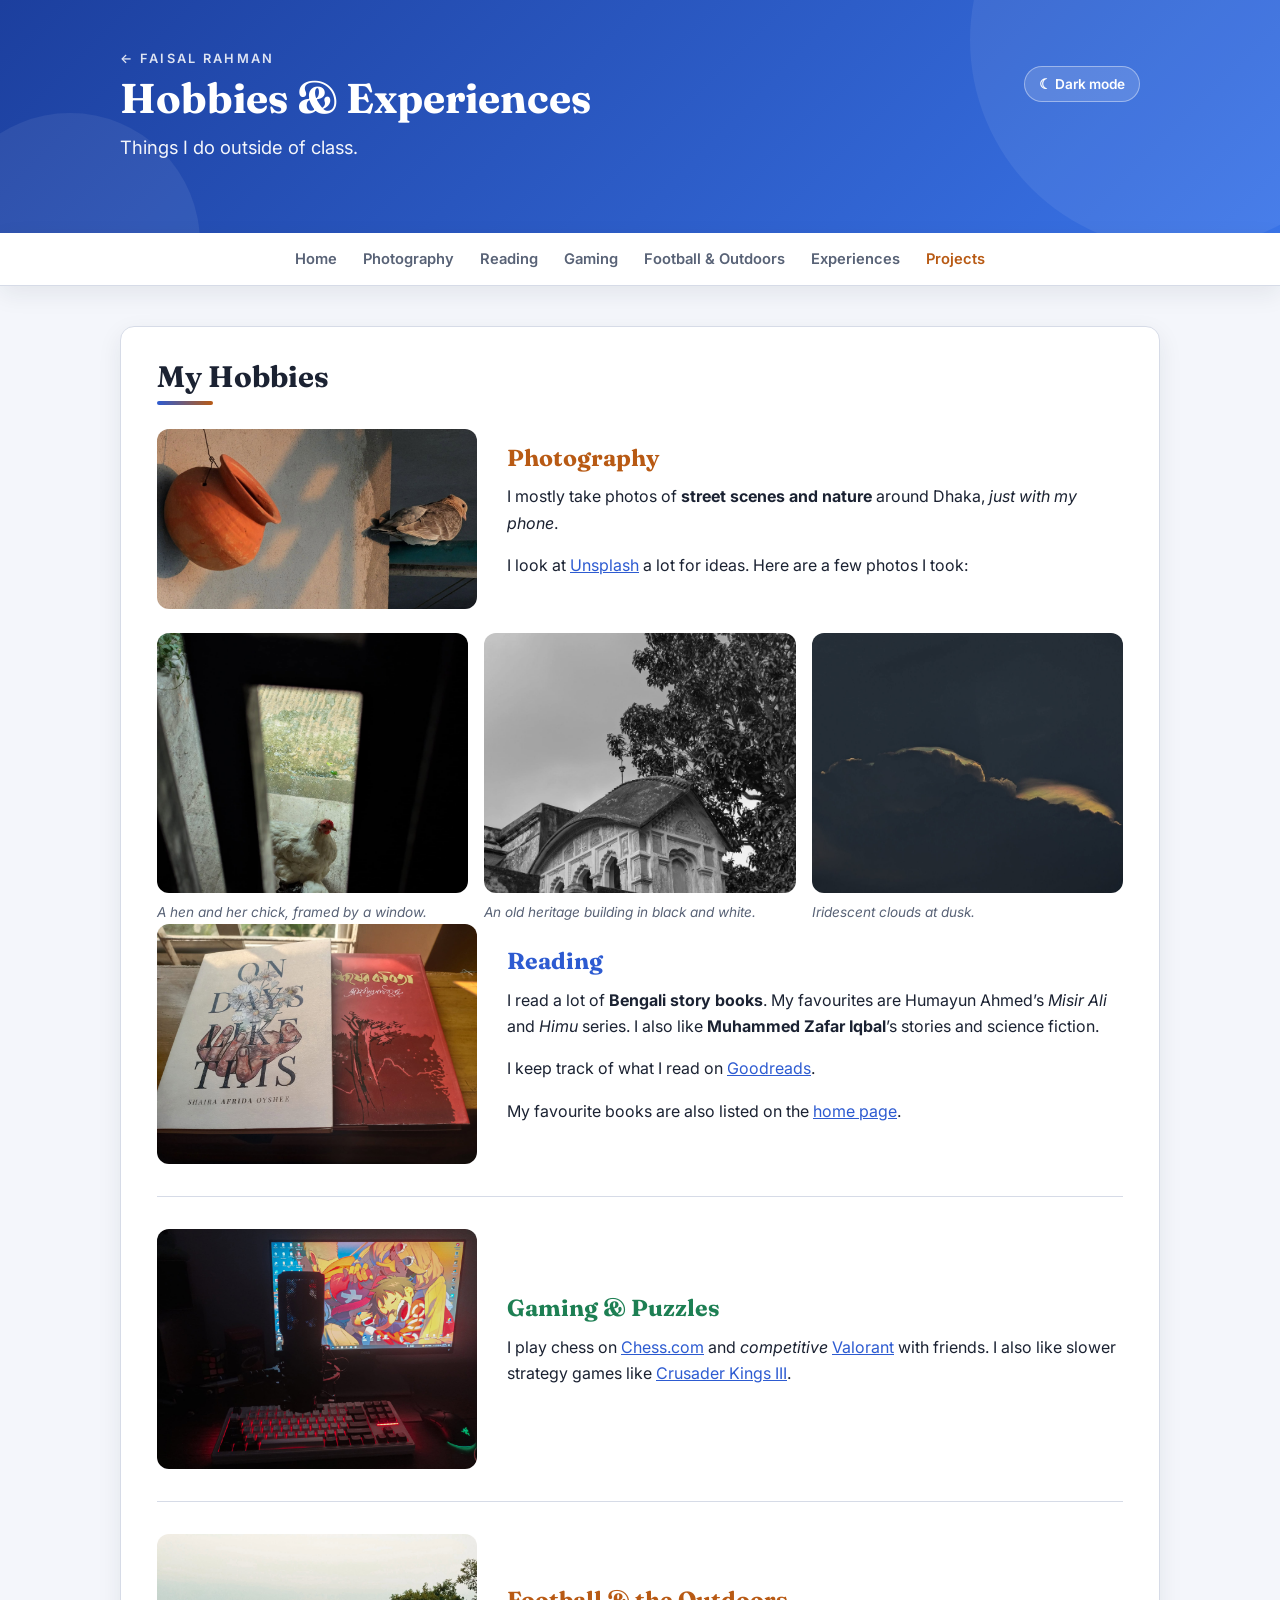
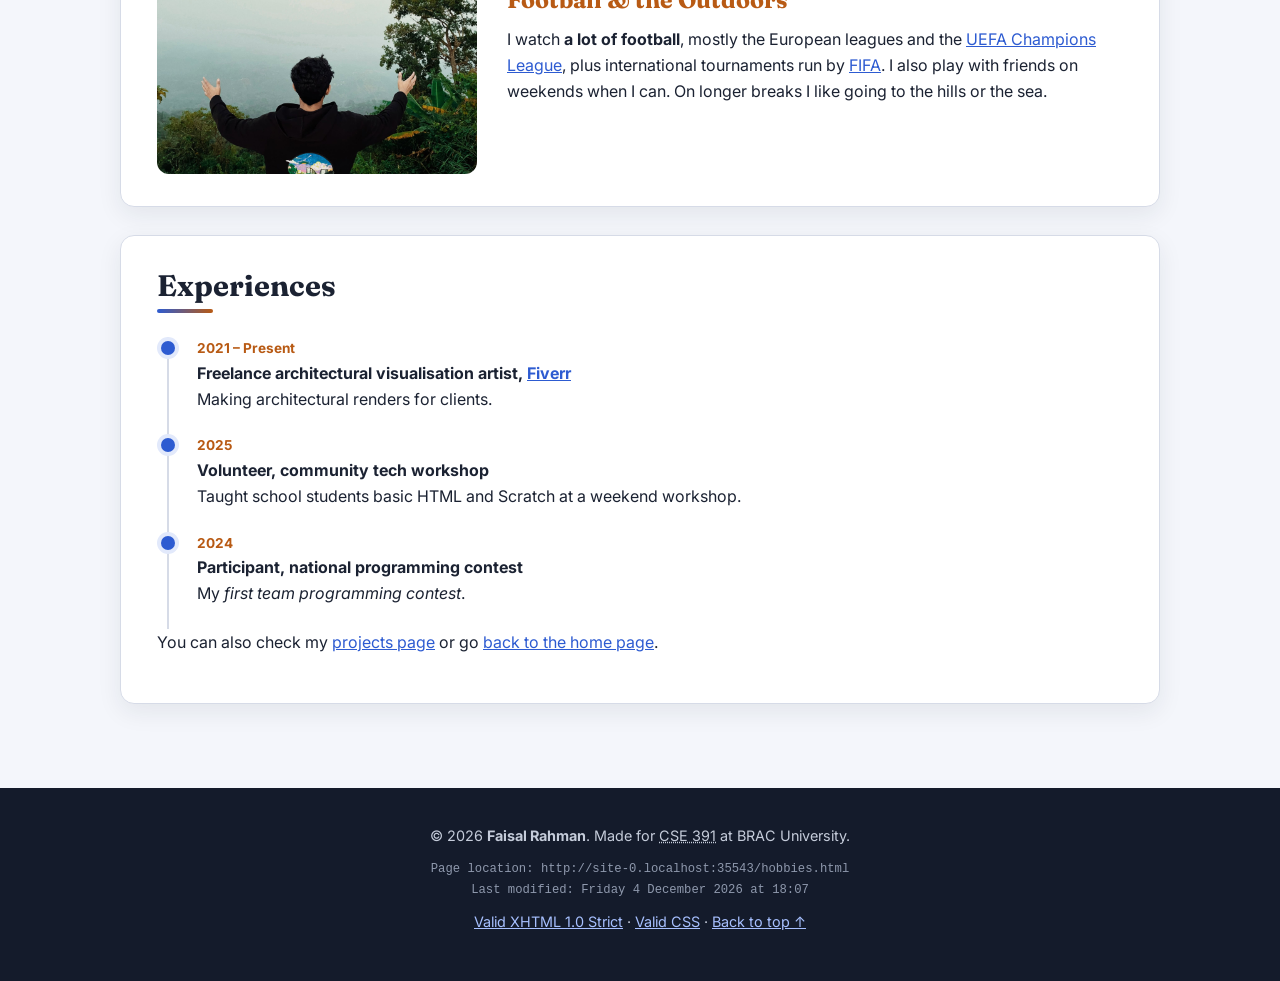
<file: hobbies.html>
<!DOCTYPE html PUBLIC "-//W3C//DTD XHTML 1.0 Strict//EN" "http://www.w3.org/TR/xhtml1/DTD/xhtml1-strict.dtd">
<html xmlns="http://www.w3.org/1999/xhtml" xml:lang="en" lang="en">
<head>
  <meta http-equiv="Content-Type" content="text/html; charset=utf-8" />
  <meta name="viewport" content="width=device-width, initial-scale=1.0" />
  <meta name="description" content="Hobbies and experiences of Faisal Rahman: photography, reading, gaming, football and club activities." />
  <meta name="author" content="Faisal Rahman" />
  <title>Hobbies &amp; Experiences | Faisal Rahman</title>
  <link rel="stylesheet" type="text/css" href="https://fonts.googleapis.com/css2?family=Fraunces:wght@600;700&amp;family=Inter:wght@400;500;600;700&amp;display=swap" />
  <link rel="stylesheet" type="text/css" href="css/style.css" />
  <style type="text/css">
    .hobby h3 { font-size: 1.45em; }
  </style>
</head>

<body>
<div id="wrapper">

  <input type="checkbox" id="theme-toggle" class="theme-checkbox" title="Toggle dark mode" />

  <div id="page">

    <!-- Header -->
    <div id="header" class="compact">
      <div class="header-inner">
        <div class="header-text">
          <p class="eyebrow"><a href="index.html">&#8592; Faisal Rahman</a></p>
          <h1>Hobbies &amp; Experiences</h1>
          <p class="tagline">Things I do outside of class.</p>
        </div>
        <label for="theme-toggle" class="theme-label">
          <span class="to-dark">&#9790; Dark mode</span>
          <span class="to-light">&#9728; Light mode</span>
        </label>
      </div>
    </div>

    <!-- Navigation -->
    <div id="nav">
      <ul class="nav-list">
        <li><a href="index.html">Home</a></li>
        <li><a href="#photography">Photography</a></li>
        <li><a href="#reading">Reading</a></li>
        <li><a href="#gaming">Gaming</a></li>
        <li><a href="#outdoors">Football &amp; Outdoors</a></li>
        <li><a href="#experiences">Experiences</a></li>
        <li class="nav-page"><a href="projects.html">Projects</a></li>
      </ul>
    </div>

    <!-- Main content -->
    <div id="content">

      <div class="section" id="hobbies">
        <h2>My Hobbies</h2>

        <div class="hobby" id="photography">
          <div class="figure">
            <div class="figure-img">
              <img src="images/photo-pot-and-dove.jpg" alt="Evening light on a hanging clay pot and a dove resting on a beam" width="640" height="360" />
            </div>
          </div>
          <div>
            <h3 class="text-warm">Photography</h3>
            <p>I mostly take photos of <strong>street scenes and nature</strong> around Dhaka, <em>just with my phone</em>.</p>
            <p>I look at <a href="https://unsplash.com/">Unsplash</a> a lot for ideas. Here are a few photos I took:</p>
          </div>
        </div>
        <div class="gallery">
          <div class="figure">
            <div class="figure-img">
              <img src="images/photo-hen-window.jpg" alt="A white hen and her chick seen through a narrow window" width="400" height="504" />
            </div>
            <p class="figure-caption">A hen and her chick, framed by a window.</p>
          </div>
          <div class="figure">
            <div class="figure-img">
              <img src="images/photo-heritage-building.jpg" alt="Black and white photo of an old heritage building beside a mango tree" width="400" height="531" />
            </div>
            <p class="figure-caption">An old heritage building in black and white.</p>
          </div>
          <div class="figure">
            <div class="figure-img">
              <img src="images/photo-iridescent-clouds.jpg" alt="Iridescent rainbow colours along the edge of dark clouds" width="400" height="357" />
            </div>
            <p class="figure-caption">Iridescent clouds at dusk.</p>
          </div>
        </div>

        <div class="hobby" id="reading">
          <div class="figure">
            <div class="figure-img">
              <img src="images/books.jpg" alt="Two books on a sunny windowsill: On Days Like This and Shesher Kobita" width="640" height="480" />
            </div>
          </div>
          <div>
            <h3 class="text-accent">Reading</h3>
            <p>I read a lot of <strong>Bengali story books</strong>. My favourites are Humayun Ahmed&#8217;s <em>Misir Ali</em> and <em>Himu</em> series. I also like <strong>Muhammed Zafar Iqbal</strong>&#8217;s stories and science fiction.</p>
            <p>I keep track of what I read on <a href="https://www.goodreads.com/">Goodreads</a>.</p>
            <p>My favourite books are also listed on the <a href="index.html#favorites">home page</a>.</p>
          </div>
        </div>

        <div class="hobby" id="gaming">
          <div class="figure">
            <div class="figure-img">
              <img src="images/gaming-setup.jpg" alt="My gaming desk with a monitor, microphone, backlit keyboard and mouse" width="640" height="480" />
            </div>
          </div>
          <div>
            <h3 class="text-green">Gaming &amp; Puzzles</h3>
            <p>I play chess on <a href="https://www.chess.com/">Chess.com</a> and <i>competitive</i> <a href="https://playvalorant.com/">Valorant</a> with friends. I also like slower strategy games like <a href="https://www.crusaderkings.com/">Crusader Kings III</a>.</p>
          </div>
        </div>

        <div class="hobby" id="outdoors">
          <div class="figure">
            <div class="figure-img">
              <img src="images/football-outdoors.jpg" alt="Me with arms spread wide on a misty hilltop surrounded by trees" width="640" height="480" />
            </div>
          </div>
          <div>
            <h3 class="text-warm">Football &amp; the Outdoors</h3>
            <p>I watch <strong>a lot of football</strong>, mostly the European leagues and the <a href="https://www.uefa.com/uefachampionsleague/">UEFA Champions League</a>, plus international tournaments run by <a href="https://www.fifa.com/">FIFA</a>. I also play with friends on weekends when I can. On longer breaks I like going to the hills or the sea.</p>
          </div>
        </div>
      </div>

      <div class="section" id="experiences">
        <h2>Experiences</h2>
        <ul class="timeline">
          <li>
            <span class="when">2021 &#8211; Present</span>
            <strong>Freelance architectural visualisation artist, <a href="https://www.fiverr.com/">Fiverr</a></strong><br />
            Making architectural renders for clients.
          </li>
          <li>
            <span class="when">2025</span>
            <strong>Volunteer, community tech workshop</strong><br />
            Taught school students basic HTML and Scratch at a weekend workshop.
          </li>
          <li>
            <span class="when">2024</span>
            <strong>Participant, national programming contest</strong><br />
            My <em>first team programming contest</em>.
          </li>
        </ul>
        <p>You can also check my <a href="projects.html">projects page</a> or go <a href="index.html">back to the home page</a>.</p>
      </div>

    </div>

    <!-- Footer -->
    <div id="footer">
      <p>&#169; 2026 <strong>Faisal Rahman</strong>. Made for <abbr title="Programming for the Internet">CSE 391</abbr> at BRAC University.</p>
      <p class="page-meta">
        Page location: <span id="page-location">enable JavaScript to see this</span><br />
        Last modified: <span id="last-modified">enable JavaScript to see this</span>
      </p>
      <p>
        <a href="https://validator.w3.org/check?uri=referer">Valid XHTML 1.0 Strict</a> &#183;
        <a href="https://jigsaw.w3.org/css-validator/check/referer">Valid CSS</a> &#183;
        <a href="#header">Back to top &#8593;</a>
      </p>
    </div>

  </div>
</div>

<script type="text/javascript" src="js/script.js"></script>
</body>
</html>
</file>
<file: css/style.css>
/* CSE 391 - Assignment 1 - main stylesheet */

/* Colours (light theme) */
#page {
  --bg: #f4f6fb;
  --surface: #ffffff;
  --surface-alt: #eef2fa;
  --text: #1b2232;
  --muted: #586276;
  --accent: #2d5bd1;
  --accent-strong: #1c429f;
  --accent-soft: #e2e9fb;
  --on-accent: #ffffff;
  --warm: #b85a14;
  --green: #1d7f53;
  --border: #d6dbe7;
  --stripe: #f2f5fc;
  --row-hover: #fff0dc;
  --table-head: #1f3f94;
  --table-subhead: #2d5bd1;
  --header-from: #1c3f9e;
  --header-to: #3a74e8;
  --footer-bg: #141b2b;
  --error: #c0392b;
  --shadow: 0 8px 24px rgba(27, 34, 50, 0.08);
}

/* Dark theme, used when the checkbox is ticked */
#theme-toggle:checked ~ #page {
  --bg: #0e131c;
  --surface: #161d29;
  --surface-alt: #1d2534;
  --text: #e6e9f0;
  --muted: #9ba5b9;
  --accent: #86a9ff;
  --accent-strong: #b4c9ff;
  --accent-soft: #222f4a;
  --on-accent: #0e131c;
  --warm: #f2a65e;
  --green: #5fd19c;
  --border: #2b3547;
  --stripe: #1a2230;
  --row-hover: #33291d;
  --table-head: #2a3d6b;
  --table-subhead: #3a5590;
  --header-from: #0f1e45;
  --header-to: #23408a;
  --footer-bg: #080c13;
  --error: #ff8a7a;
  --shadow: 0 8px 24px rgba(0, 0, 0, 0.4);
}

/* Base */
html {
  scroll-behavior: smooth;
}

body {
  margin: 0;
  background-color: #f4f6fb;
  font-family: "Inter", "Segoe UI", Arial, sans-serif;
  font-size: 16px;
  line-height: 1.65;
}

#page {
  min-height: 100vh;
  background-color: var(--bg);
  color: var(--text);
  transition: background-color 0.35s ease, color 0.35s ease;
}

h1, h2, h3 {
  font-family: "Fraunces", Georgia, "Times New Roman", serif;
  line-height: 1.2;
  margin: 0 0 0.5em;
}

h2 {
  font-size: 1.85em;
}

h3 {
  font-size: 1.2em;
}

p {
  margin: 0 0 1em;
}

a {
  color: var(--accent);
  transition: color 0.2s ease;
}

a:hover {
  color: var(--warm);
}

img {
  max-width: 100%;
}

/* Text helpers */
.text-accent { color: var(--accent); }
.text-warm { color: var(--warm); }
.text-green { color: var(--green); }
.text-muted { color: var(--muted); }
.text-small { font-size: 0.85em; color: var(--muted); }
.lead { font-size: 1.15em; }

/* Theme toggle */
.theme-checkbox {
  position: absolute;
  top: 0;
  left: 0;
  width: 1px;
  height: 1px;
  margin: 0;
  opacity: 0;
}

.theme-label {
  position: absolute;
  top: 18px;
  right: 20px;
  z-index: 2;
  padding: 6px 14px;
  border: 1px solid rgba(255, 255, 255, 0.4);
  border-radius: 999px;
  background-color: rgba(255, 255, 255, 0.14);
  color: #ffffff;
  font-size: 0.85em;
  font-weight: 600;
  cursor: pointer;
  transition: background-color 0.2s ease, transform 0.2s ease;
}

.theme-label:hover {
  background-color: rgba(255, 255, 255, 0.28);
  transform: translateY(-1px);
}

#theme-toggle:focus ~ #page .theme-label {
  outline: 3px solid #f2a65e;
  outline-offset: 2px;
}

.to-light { display: none; }
#theme-toggle:checked ~ #page .to-dark { display: none; }
#theme-toggle:checked ~ #page .to-light { display: inline; }

/* Header */
#header {
  position: relative;
  overflow: hidden;
  padding: 64px 24px 68px;
  background: linear-gradient(135deg, var(--header-from), var(--header-to));
  color: #ffffff;
}

/* background circles */
#header::before,
#header::after {
  content: "";
  position: absolute;
  border-radius: 50%;
  background-color: rgba(255, 255, 255, 0.07);
  animation: drift 16s ease-in-out infinite alternate;
}

#header::before {
  width: 420px;
  height: 420px;
  top: -170px;
  right: -110px;
}

#header::after {
  width: 260px;
  height: 260px;
  bottom: -140px;
  left: -60px;
  animation-duration: 12s;
}

.header-inner {
  position: relative;
  z-index: 1;
  max-width: 1040px;
  margin: 0 auto;
  display: flex;
  align-items: center;
  gap: 44px;
}

.photo-frame {
  flex-shrink: 0;
  transition: transform 0.3s ease;
}

.photo-frame:hover {
  transform: scale(1.04) rotate(-2deg);
}

.profile-photo {
  display: block;
  width: 220px;
  height: 220px;
  border: 5px solid rgba(255, 255, 255, 0.85);
  border-radius: 50%;
  object-fit: cover;
  object-position: 50% 25%;
  box-shadow: 0 14px 34px rgba(0, 0, 0, 0.3);
  animation: float 6s ease-in-out infinite;
}

.eyebrow {
  margin-bottom: 0.4em;
  font-size: 0.8em;
  font-weight: 600;
  letter-spacing: 0.18em;
  text-transform: uppercase;
  opacity: 0.85;
}

.eyebrow a {
  color: #ffffff;
  text-decoration: none;
}

.eyebrow a:hover {
  color: #ffd9b3;
}

#header h1 {
  margin-bottom: 0.2em;
  font-size: 3.4em;
  color: #ffffff;
  animation: fadeUp 0.8s ease both;
}

.tagline {
  max-width: 560px;
  font-size: 1.15em;
  opacity: 0.95;
}

.header-actions {
  margin: 1.6em 0 0;
}

/* Smaller header for the other pages */
#header.compact {
  padding: 48px 24px 52px;
}

#header.compact h1 {
  font-size: 2.6em;
}

/* Buttons */
.btn {
  display: inline-block;
  margin: 0 8px 8px 0;
  padding: 11px 22px;
  border: 2px solid #ffffff;
  border-radius: 999px;
  background-color: #ffffff;
  color: #1c3f9e;
  font-family: inherit;
  font-size: 0.95em;
  font-weight: 700;
  text-decoration: none;
  cursor: pointer;
  transition: transform 0.2s ease, background-color 0.2s ease, color 0.2s ease;
}

.btn:hover {
  transform: translateY(-2px);
  background-color: transparent;
  color: #ffffff;
}

.btn-ghost {
  background-color: transparent;
  color: #ffffff;
}

.btn-ghost:hover {
  background-color: #ffffff;
  color: #1c3f9e;
}

.btn-primary {
  border-color: var(--accent);
  background-color: var(--accent);
  color: var(--on-accent);
}

.btn-primary:hover {
  border-color: var(--accent-strong);
  background-color: var(--accent-strong);
  color: var(--on-accent);
}

/* Navigation */
#nav {
  position: sticky;
  top: 0;
  z-index: 10;
  border-bottom: 1px solid var(--border);
  background-color: var(--surface);
  box-shadow: var(--shadow);
}

.nav-list {
  display: flex;
  flex-wrap: wrap;
  justify-content: center;
  max-width: 1040px;
  margin: 0 auto;
  padding: 0 12px;
  list-style: none;
}

.nav-list a {
  display: block;
  padding: 14px 13px 11px;
  border-bottom: 3px solid transparent;
  color: var(--muted);
  font-size: 0.92em;
  font-weight: 600;
  text-decoration: none;
  transition: color 0.2s ease, border-color 0.2s ease, background-color 0.2s ease;
}

.nav-list a:hover {
  border-bottom-color: var(--accent);
  background-color: var(--accent-soft);
  color: var(--accent);
}

.nav-list .nav-page a {
  color: var(--warm);
}

.nav-list .nav-page a:hover {
  border-bottom-color: var(--warm);
}

/* Content sections */
#content {
  max-width: 1040px;
  margin: 0 auto;
  padding: 40px 20px 56px;
}

.section {
  margin-bottom: 28px;
  padding: 32px 36px;
  border: 1px solid var(--border);
  border-radius: 14px;
  background-color: var(--surface);
  box-shadow: var(--shadow);
  scroll-margin-top: 72px;
  animation: fadeUp 0.7s ease both;
}

.section:nth-child(2) { animation-delay: 0.08s; }
.section:nth-child(3) { animation-delay: 0.16s; }
.section:nth-child(4) { animation-delay: 0.24s; }

.section > h2 {
  position: relative;
  padding-bottom: 0.35em;
  margin-bottom: 0.8em;
}

.section > h2::after {
  content: "";
  position: absolute;
  left: 0;
  bottom: 0;
  width: 56px;
  height: 4px;
  border-radius: 2px;
  background: linear-gradient(90deg, var(--accent), var(--warm));
}

/* About me */
.about-grid {
  display: grid;
  grid-template-columns: 3fr 2fr;
  gap: 32px;
  align-items: start;
}

/* Images with captions */
.figure {
  margin: 0;
}

.figure-img {
  overflow: hidden;
  border-radius: 12px;
}

.figure img {
  display: block;
  width: 100%;
  height: auto;
  transition: transform 0.5s ease;
}

.figure:hover img {
  transform: scale(1.05);
}

.figure-caption {
  margin: 8px 0 0;
  color: var(--muted);
  font-size: 0.85em;
  font-style: italic;
}

/* Personal info */
.info-grid {
  display: grid;
  grid-template-columns: 3fr 2fr;
  gap: 32px;
  align-items: start;
}

.info-list {
  display: grid;
  grid-template-columns: 150px 1fr;
  margin: 0;
}

.info-list dt,
.info-list dd {
  margin: 0;
  padding: 10px 0;
  border-bottom: 1px solid var(--border);
}

.info-list dt {
  color: var(--muted);
  font-size: 0.8em;
  font-weight: 700;
  letter-spacing: 0.06em;
  line-height: 2.1;
  text-transform: uppercase;
}

.info-list dd {
  font-weight: 500;
}

.info-aside {
  padding: 22px 24px;
  border-radius: 12px;
  background-color: var(--surface-alt);
}

.info-aside ul {
  margin: 0;
  padding-left: 1.2em;
}

.info-aside li {
  margin-bottom: 0.5em;
}

/* Table */
.table-wrap {
  width: 100%;
  overflow-x: auto;
}

.data-table {
  width: 100%;
  min-width: 640px;
  border: 2px solid var(--border);
  border-collapse: collapse;
  font-size: 0.95em;
}

.data-table caption {
  padding: 0 0 10px;
  color: var(--muted);
  font-weight: 700;
  text-align: left;
}

.data-table th,
.data-table td {
  padding: 12px 16px;
  border: 1px solid var(--border);
  text-align: left;
  vertical-align: top;
}

.data-table thead th {
  background-color: var(--table-head);
  color: #ffffff;
  font-size: 0.9em;
  letter-spacing: 0.04em;
  text-transform: uppercase;
  vertical-align: middle;
}

.data-table thead tr + tr th {
  background-color: var(--table-subhead);
}

.data-table td p {
  margin: 0;
}

.data-table tbody tr:nth-child(even) {
  background-color: var(--stripe);
}

.data-table tbody tr {
  transition: background-color 0.2s ease;
}

.data-table tbody tr:hover {
  background-color: var(--row-hover);
}

.data-table .group-cell {
  background-color: var(--accent-soft);
  font-weight: 700;
  vertical-align: middle;
}

.data-table .note-row td {
  background-color: var(--surface-alt);
  font-style: italic;
}

.scroll-hint {
  display: none;
  color: var(--muted);
  font-size: 0.85em;
}

/* Skills */
.skills-grid {
  display: grid;
  grid-template-columns: repeat(auto-fit, minmax(260px, 1fr));
  gap: 12px 44px;
}

.skill {
  margin-bottom: 16px;
}

.skill-name {
  display: flex;
  justify-content: space-between;
  margin-bottom: 6px;
  font-size: 0.95em;
  font-weight: 600;
}

.skill-name span {
  color: var(--muted);
  font-weight: 500;
}

.bar {
  height: 10px;
  overflow: hidden;
  border-radius: 999px;
  background-color: var(--surface-alt);
}

.bar-fill {
  height: 100%;
  border-radius: 999px;
  background: linear-gradient(90deg, var(--accent), var(--warm));
  animation: grow 1.6s cubic-bezier(0.2, 0.8, 0.2, 1) 0.3s both;
}

.tag-list {
  display: flex;
  flex-wrap: wrap;
  gap: 8px;
  margin: 0;
  padding: 0;
  list-style: none;
}

.tag-list li {
  padding: 5px 13px;
  border-radius: 999px;
  background-color: var(--accent-soft);
  color: var(--accent-strong);
  font-size: 0.85em;
  font-weight: 600;
  transition: transform 0.2s ease, background-color 0.2s ease, color 0.2s ease;
}

.tag-list li:hover {
  transform: translateY(-2px);
  background-color: var(--accent);
  color: var(--on-accent);
}

/* Link cards */
.card-grid {
  display: grid;
  grid-template-columns: repeat(auto-fit, minmax(200px, 1fr));
  gap: 18px;
}

.card {
  padding: 20px 22px;
  border: 1px solid var(--border);
  border-top: 4px solid var(--accent);
  border-radius: 12px;
  background-color: var(--surface-alt);
  transition: transform 0.25s ease, box-shadow 0.25s ease;
}

.card:hover {
  transform: translateY(-5px);
  box-shadow: var(--shadow);
}

.card-warm { border-top-color: var(--warm); }
.card-green { border-top-color: var(--green); }
.card-muted { border-top-color: var(--muted); }

.card h3 {
  margin-bottom: 0.6em;
}

.link-list {
  margin: 0;
  padding-left: 1.1em;
}

.link-list li {
  margin-bottom: 6px;
}

/* arrow after external links */
.link-list a[href^="http"]::after {
  content: " \2197";
  font-size: 0.8em;
}

.badge {
  display: inline-block;
  margin-left: 4px;
  padding: 1px 7px;
  border-radius: 6px;
  background-color: var(--accent-soft);
  color: var(--accent-strong);
  font-family: "Inter", "Segoe UI", Arial, sans-serif;
  font-size: 0.7em;
  font-weight: 700;
  letter-spacing: 0.06em;
  text-transform: uppercase;
  vertical-align: middle;
}

.badge-live {
  background-color: var(--green);
  color: var(--surface);
}

/* Favourites */
.favorites-grid {
  display: grid;
  grid-template-columns: 1fr 1fr;
  gap: 36px;
  align-items: start;
}

.movie-list {
  margin: 0;
  padding: 0;
  list-style: none;
  counter-reset: movie;
}

.movie-list li {
  padding: 7px 0 7px 2.6em;
  position: relative;
  border-bottom: 1px dashed var(--border);
  counter-increment: movie;
  transition: padding-left 0.2s ease, background-color 0.2s ease;
}

.movie-list li::before {
  content: counter(movie);
  position: absolute;
  left: 0;
  width: 1.9em;
  color: var(--accent);
  font-family: "Fraunces", Georgia, serif;
  font-weight: 700;
  text-align: right;
}

.movie-list li:hover {
  padding-left: 3em;
  background-color: var(--surface-alt);
}

.movie-list .year {
  color: var(--muted);
  font-size: 0.85em;
}

.book-list {
  padding-left: 1.2em;
}

.book-list li {
  margin-bottom: 0.4em;
}

/* Quote */
.quote-section {
  background: linear-gradient(135deg, var(--accent-soft), var(--surface) 70%);
}

.quote {
  margin: 0;
  padding: 6px 0 6px 28px;
  border-left: 5px solid var(--warm);
}

.quote p {
  margin-bottom: 0.4em;
  font-family: "Fraunces", Georgia, serif;
  font-size: 1.75em;
  font-style: italic;
  line-height: 1.35;
}

/* big uppercase quote */
.quote p.quote-poster {
  margin: 0;
  font-size: 2.1em;
  font-style: normal;
  font-weight: 700;
  letter-spacing: 0.03em;
  line-height: 1.15;
  text-transform: uppercase;
}

.quote p.quote-author {
  margin: 0;
  color: var(--muted);
  font-family: inherit;
  font-size: 1em;
  font-style: normal;
}

/* Contact form */
.contact-form fieldset {
  margin: 0;
  padding: 0;
  border: 0;
}

.contact-form legend {
  margin-bottom: 14px;
  padding: 0;
  font-weight: 700;
  color: var(--muted);
}

.form-row {
  display: grid;
  grid-template-columns: 1fr 1fr;
  gap: 0 18px;
}

.form-field {
  margin-bottom: 16px;
}

.form-field label {
  display: block;
  margin-bottom: 6px;
  font-size: 0.9em;
  font-weight: 600;
}

.form-field input,
.form-field textarea {
  box-sizing: border-box;
  width: 100%;
  padding: 11px 14px;
  border: 1.5px solid var(--border);
  border-radius: 8px;
  background-color: var(--surface-alt);
  color: var(--text);
  font: inherit;
  transition: border-color 0.2s ease, box-shadow 0.2s ease;
}

.form-field textarea {
  min-height: 140px;
  resize: vertical;
}

.form-field input:hover,
.form-field textarea:hover {
  border-color: var(--muted);
}

.form-field input:focus,
.form-field textarea:focus {
  border-color: var(--accent);
  outline: none;
  box-shadow: 0 0 0 3px var(--accent-soft);
}

.form-field .invalid {
  border-color: var(--error);
}

.form-status {
  min-height: 1.5em;
  font-weight: 600;
}

.form-status.error { color: var(--error); }
.form-status.success { color: var(--green); }

/* Hobbies page */
.hobby {
  display: grid;
  grid-template-columns: 320px 1fr;
  gap: 30px;
  align-items: center;
}

.hobby + .hobby {
  margin-top: 32px;
  padding-top: 32px;
  border-top: 1px solid var(--border);
}

/* Photo gallery */
.gallery {
  display: grid;
  grid-template-columns: repeat(3, 1fr);
  gap: 16px;
  margin-top: 24px;
}

.gallery .figure img {
  height: 260px;
  object-fit: cover;
}

.timeline {
  margin: 0;
  padding: 0;
  list-style: none;
}

.timeline li {
  position: relative;
  margin-left: 10px;
  padding: 0 0 22px 28px;
  border-left: 2px solid var(--border);
}

.timeline li::before {
  content: "";
  position: absolute;
  left: -8px;
  top: 4px;
  width: 14px;
  height: 14px;
  border-radius: 50%;
  background-color: var(--accent);
  box-shadow: 0 0 0 4px var(--accent-soft);
}

.timeline .when {
  display: block;
  color: var(--warm);
  font-size: 0.85em;
  font-weight: 700;
}

/* Footer */
#footer {
  padding: 36px 20px;
  background-color: var(--footer-bg);
  color: #c5ccda;
  font-size: 0.9em;
  text-align: center;
}

#footer p {
  max-width: 900px;
  margin: 0 auto 0.8em;
}

#footer a {
  color: #a7c0ff;
}

#footer a:hover {
  color: #ffffff;
}

.page-meta {
  color: #8f99ad;
  font-family: Consolas, "Courier New", monospace;
  font-size: 0.85em;
  word-wrap: break-word;
}

/* Animations */
@keyframes fadeUp {
  from { opacity: 0; transform: translateY(24px); }
  to { opacity: 1; transform: translateY(0); }
}

@keyframes float {
  0%, 100% { transform: translateY(0); }
  50% { transform: translateY(-10px); }
}

@keyframes grow {
  from { width: 0; }
}

@keyframes drift {
  from { transform: translate(0, 0); }
  to { transform: translate(-40px, 30px); }
}

@media (prefers-reduced-motion: reduce) {
  html { scroll-behavior: auto; }

  *,
  *::before,
  *::after {
    animation: none !important;
    transition: none !important;
  }
}

/* Responsive layout */
@media (max-width: 820px) {
  .header-inner {
    flex-direction: column;
    gap: 24px;
    text-align: center;
  }

  .tagline {
    margin-left: auto;
    margin-right: auto;
  }

  #header,
  #header.compact { padding-top: 20px; }
  #header h1 { font-size: 2.6em; }
  #header.compact h1 { font-size: 2.1em; }

  .theme-label {
    position: static;
    order: -1;
    align-self: flex-end;
    margin-bottom: -8px;
  }

  #nav { position: static; }

  .nav-list { padding: 4px 8px; }

  .nav-list a {
    padding: 7px 9px 5px;
    font-size: 0.88em;
    white-space: nowrap;
  }

  .about-grid,
  .info-grid,
  .favorites-grid,
  .form-row,
  .hobby {
    grid-template-columns: 1fr;
  }
}

@media (max-width: 600px) {
  body { font-size: 15px; }

  #header,
  #header.compact { padding: 16px 16px 44px; }
  .profile-photo { width: 170px; height: 170px; }

  #content { padding: 24px 12px 40px; }

  .section {
    padding: 22px 18px;
    border-radius: 12px;
  }

  h2 { font-size: 1.55em; }

  .info-list { grid-template-columns: 1fr; }
  .info-list dt { padding-bottom: 0; border-bottom: 0; }
  .info-list dd { padding-top: 0; }

  .data-table { font-size: 0.88em; }

  .data-table th,
  .data-table td { padding: 9px 10px; }

  .scroll-hint { display: block; }

  .quote p { font-size: 1.35em; }
  .quote p.quote-poster { font-size: 1.6em; }

  .gallery { grid-template-columns: 1fr; }
}
</file>
